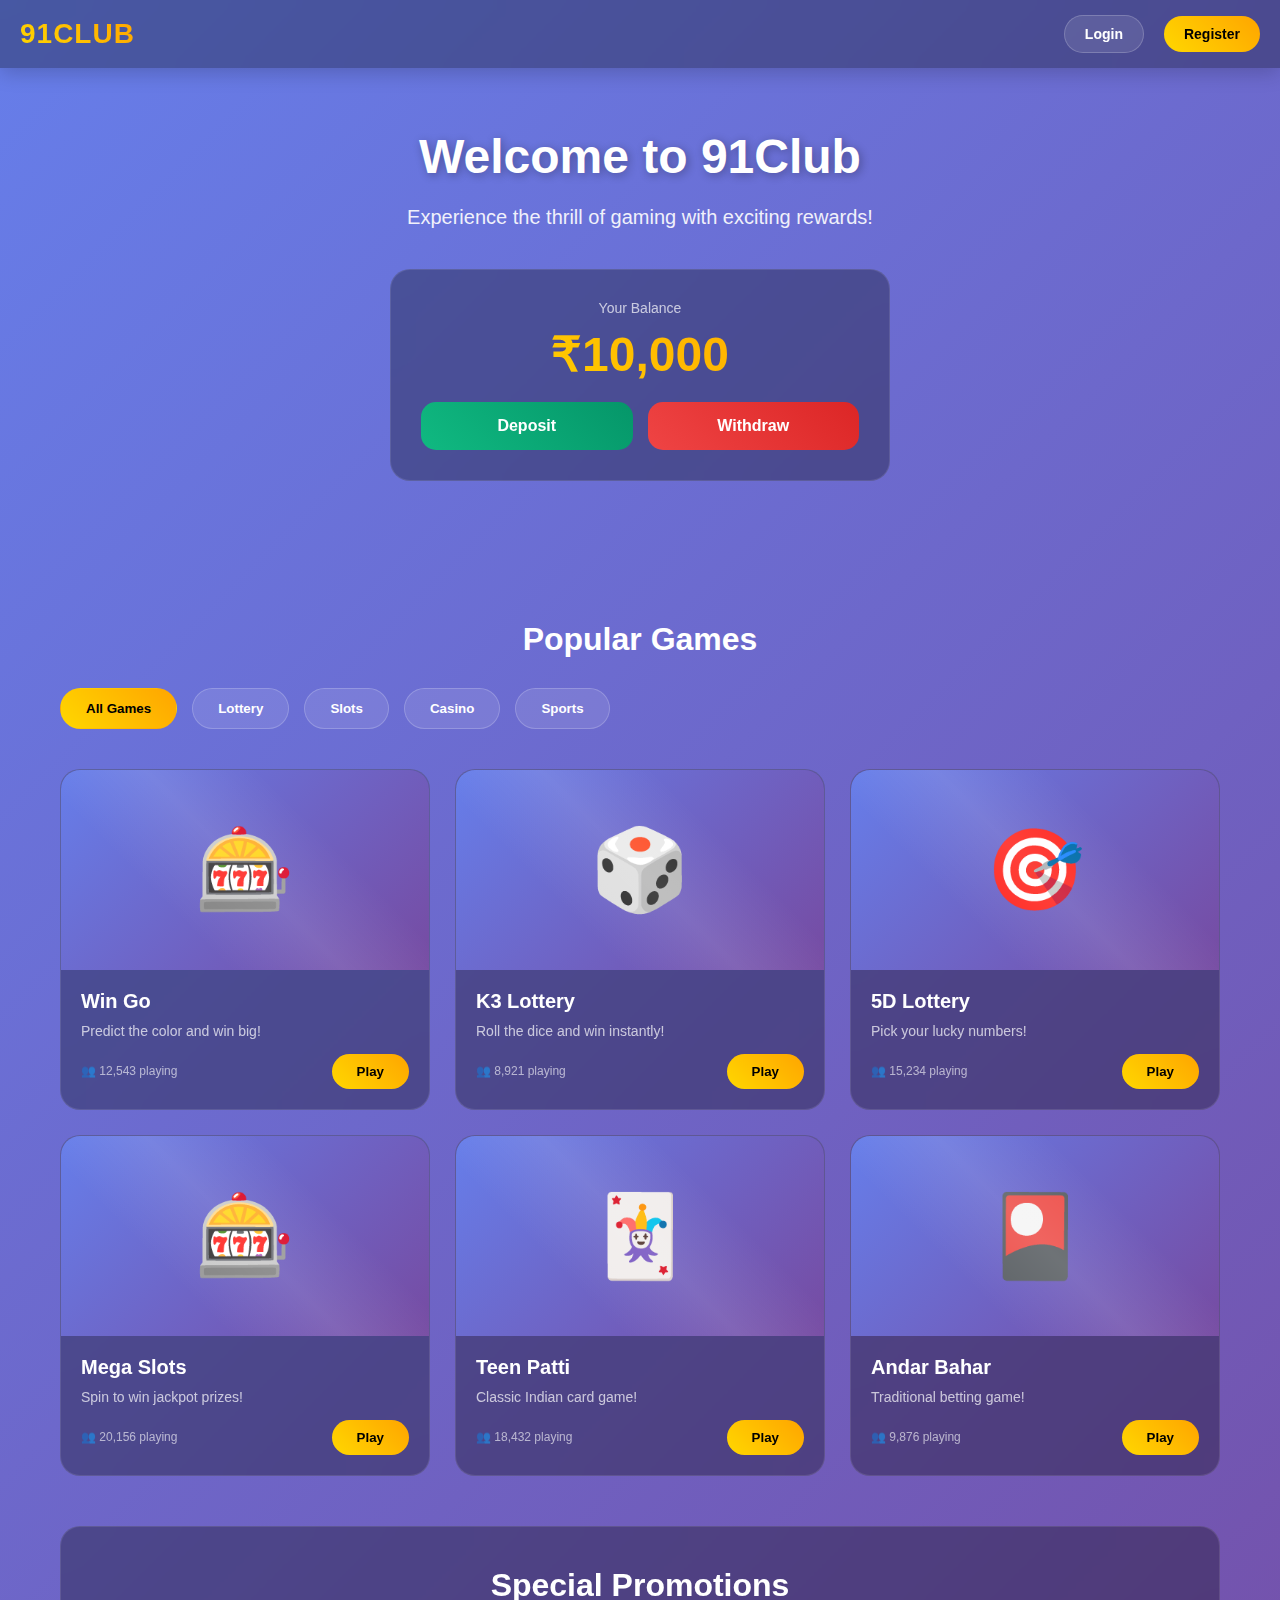
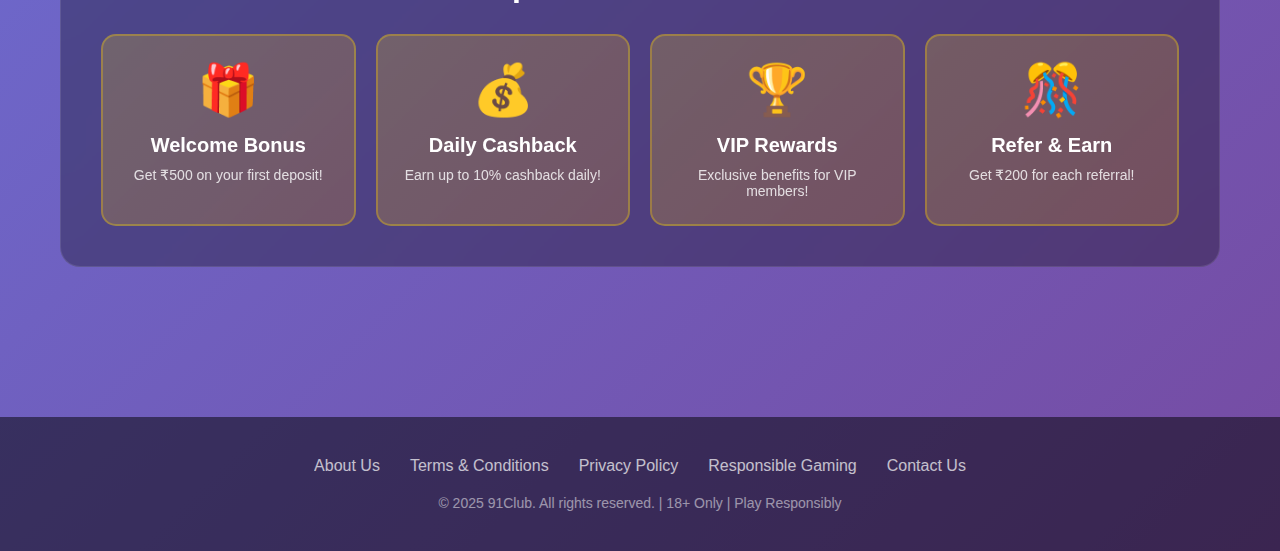
<file: 91club-design.html>
<!DOCTYPE html>
<html lang="en">
<head>
    <meta charset="UTF-8">
    <meta name="viewport" content="width=device-width, initial-scale=1.0">
    <title>91Club - Gaming Platform</title>
    <style>
        * {
            margin: 0;
            padding: 0;
            box-sizing: border-box;
        }

        body {
            font-family: -apple-system, BlinkMacSystemFont, 'Segoe UI', Roboto, Oxygen, Ubuntu, Cantarell, sans-serif;
            background: linear-gradient(135deg, #667eea 0%, #764ba2 100%);
            min-height: 100vh;
            color: #fff;
        }

        /* Header */
        .header {
            background: rgba(0, 0, 0, 0.3);
            backdrop-filter: blur(10px);
            padding: 15px 20px;
            display: flex;
            justify-content: space-between;
            align-items: center;
            position: sticky;
            top: 0;
            z-index: 1000;
            box-shadow: 0 4px 20px rgba(0, 0, 0, 0.2);
        }

        .logo {
            font-size: 28px;
            font-weight: 800;
            background: linear-gradient(45deg, #FFD700, #FFA500);
            -webkit-background-clip: text;
            -webkit-text-fill-color: transparent;
            background-clip: text;
            letter-spacing: 1px;
        }

        .nav-menu {
            display: flex;
            gap: 20px;
            align-items: center;
        }

        .nav-btn {
            background: rgba(255, 255, 255, 0.1);
            border: 1px solid rgba(255, 255, 255, 0.2);
            color: #fff;
            padding: 10px 20px;
            border-radius: 25px;
            cursor: pointer;
            font-weight: 600;
            transition: all 0.3s ease;
            font-size: 14px;
        }

        .nav-btn:hover {
            background: rgba(255, 255, 255, 0.2);
            transform: translateY(-2px);
        }

        .nav-btn.primary {
            background: linear-gradient(45deg, #FFD700, #FFA500);
            color: #000;
            border: none;
        }

        .nav-btn.primary:hover {
            box-shadow: 0 5px 20px rgba(255, 215, 0, 0.4);
        }

        /* Hero Section */
        .hero {
            text-align: center;
            padding: 60px 20px;
            max-width: 1200px;
            margin: 0 auto;
        }

        .hero-title {
            font-size: 48px;
            font-weight: 900;
            margin-bottom: 20px;
            text-shadow: 2px 2px 10px rgba(0, 0, 0, 0.3);
            line-height: 1.2;
        }

        .hero-subtitle {
            font-size: 20px;
            opacity: 0.9;
            margin-bottom: 40px;
            font-weight: 300;
        }

        .balance-card {
            background: rgba(0, 0, 0, 0.3);
            backdrop-filter: blur(10px);
            border-radius: 20px;
            padding: 30px;
            max-width: 500px;
            margin: 0 auto 40px;
            border: 1px solid rgba(255, 255, 255, 0.1);
        }

        .balance-label {
            font-size: 14px;
            opacity: 0.7;
            margin-bottom: 10px;
        }

        .balance-amount {
            font-size: 48px;
            font-weight: 900;
            background: linear-gradient(45deg, #FFD700, #FFA500);
            -webkit-background-clip: text;
            -webkit-text-fill-color: transparent;
            background-clip: text;
            margin-bottom: 20px;
        }

        .balance-actions {
            display: flex;
            gap: 15px;
            justify-content: center;
        }

        .action-btn {
            flex: 1;
            padding: 15px 30px;
            border: none;
            border-radius: 15px;
            font-weight: 700;
            font-size: 16px;
            cursor: pointer;
            transition: all 0.3s ease;
        }

        .action-btn.deposit {
            background: linear-gradient(45deg, #10b981, #059669);
            color: #fff;
        }

        .action-btn.withdraw {
            background: linear-gradient(45deg, #ef4444, #dc2626);
            color: #fff;
        }

        .action-btn:hover {
            transform: translateY(-3px);
            box-shadow: 0 10px 30px rgba(0, 0, 0, 0.3);
        }

        /* Games Section */
        .games-section {
            max-width: 1200px;
            margin: 0 auto;
            padding: 40px 20px;
        }

        .section-title {
            font-size: 32px;
            font-weight: 800;
            margin-bottom: 30px;
            text-align: center;
        }

        .games-grid {
            display: grid;
            grid-template-columns: repeat(auto-fit, minmax(280px, 1fr));
            gap: 25px;
            margin-bottom: 50px;
        }

        .game-card {
            background: rgba(0, 0, 0, 0.3);
            backdrop-filter: blur(10px);
            border-radius: 20px;
            overflow: hidden;
            cursor: pointer;
            transition: all 0.3s ease;
            border: 1px solid rgba(255, 255, 255, 0.1);
            position: relative;
        }

        .game-card:hover {
            transform: translateY(-10px);
            box-shadow: 0 15px 40px rgba(0, 0, 0, 0.4);
            border-color: rgba(255, 215, 0, 0.5);
        }

        .game-image {
            width: 100%;
            height: 200px;
            background: linear-gradient(135deg, #667eea 0%, #764ba2 100%);
            display: flex;
            align-items: center;
            justify-content: center;
            font-size: 80px;
            position: relative;
            overflow: hidden;
        }

        .game-image::before {
            content: '';
            position: absolute;
            top: 0;
            left: 0;
            right: 0;
            bottom: 0;
            background: linear-gradient(45deg, transparent 30%, rgba(255, 255, 255, 0.1) 50%, transparent 70%);
            animation: shimmer 3s infinite;
        }

        @keyframes shimmer {
            0% { transform: translateX(-100%); }
            100% { transform: translateX(100%); }
        }

        .game-info {
            padding: 20px;
        }

        .game-title {
            font-size: 20px;
            font-weight: 700;
            margin-bottom: 10px;
        }

        .game-description {
            font-size: 14px;
            opacity: 0.7;
            margin-bottom: 15px;
        }

        .game-stats {
            display: flex;
            justify-content: space-between;
            align-items: center;
        }

        .game-players {
            font-size: 12px;
            opacity: 0.6;
        }

        .play-btn {
            background: linear-gradient(45deg, #FFD700, #FFA500);
            color: #000;
            border: none;
            padding: 10px 25px;
            border-radius: 20px;
            font-weight: 700;
            cursor: pointer;
            transition: all 0.3s ease;
        }

        .play-btn:hover {
            box-shadow: 0 5px 20px rgba(255, 215, 0, 0.5);
            transform: scale(1.05);
        }

        /* Categories */
        .categories {
            display: flex;
            gap: 15px;
            margin-bottom: 30px;
            overflow-x: auto;
            padding-bottom: 10px;
        }

        .category-btn {
            background: rgba(255, 255, 255, 0.1);
            border: 1px solid rgba(255, 255, 255, 0.2);
            color: #fff;
            padding: 12px 25px;
            border-radius: 25px;
            cursor: pointer;
            font-weight: 600;
            white-space: nowrap;
            transition: all 0.3s ease;
        }

        .category-btn:hover,
        .category-btn.active {
            background: linear-gradient(45deg, #FFD700, #FFA500);
            color: #000;
            border-color: transparent;
        }

        /* Promotions */
        .promotions {
            background: rgba(0, 0, 0, 0.3);
            backdrop-filter: blur(10px);
            border-radius: 20px;
            padding: 40px;
            margin-bottom: 50px;
            border: 1px solid rgba(255, 255, 255, 0.1);
        }

        .promo-grid {
            display: grid;
            grid-template-columns: repeat(auto-fit, minmax(250px, 1fr));
            gap: 20px;
            margin-top: 30px;
        }

        .promo-card {
            background: linear-gradient(135deg, rgba(255, 215, 0, 0.2), rgba(255, 165, 0, 0.2));
            border-radius: 15px;
            padding: 25px;
            text-align: center;
            border: 2px solid rgba(255, 215, 0, 0.3);
            transition: all 0.3s ease;
        }

        .promo-card:hover {
            transform: scale(1.05);
            border-color: rgba(255, 215, 0, 0.6);
        }

        .promo-icon {
            font-size: 50px;
            margin-bottom: 15px;
        }

        .promo-title {
            font-size: 20px;
            font-weight: 700;
            margin-bottom: 10px;
        }

        .promo-description {
            font-size: 14px;
            opacity: 0.8;
        }

        /* Footer */
        .footer {
            background: rgba(0, 0, 0, 0.5);
            padding: 40px 20px;
            text-align: center;
            margin-top: 60px;
        }

        .footer-links {
            display: flex;
            justify-content: center;
            gap: 30px;
            margin-bottom: 20px;
            flex-wrap: wrap;
        }

        .footer-link {
            color: #fff;
            text-decoration: none;
            opacity: 0.7;
            transition: opacity 0.3s ease;
        }

        .footer-link:hover {
            opacity: 1;
        }

        .footer-text {
            opacity: 0.5;
            font-size: 14px;
        }

        /* Responsive */
        @media (max-width: 768px) {
            .hero-title {
                font-size: 32px;
            }

            .hero-subtitle {
                font-size: 16px;
            }

            .balance-amount {
                font-size: 36px;
            }

            .games-grid {
                grid-template-columns: 1fr;
            }

            .nav-menu {
                gap: 10px;
            }

            .nav-btn {
                padding: 8px 15px;
                font-size: 12px;
            }

            .balance-actions {
                flex-direction: column;
            }
        }

        /* Animations */
        @keyframes fadeIn {
            from {
                opacity: 0;
                transform: translateY(20px);
            }
            to {
                opacity: 1;
                transform: translateY(0);
            }
        }

        .game-card {
            animation: fadeIn 0.5s ease forwards;
        }

        .game-card:nth-child(1) { animation-delay: 0.1s; }
        .game-card:nth-child(2) { animation-delay: 0.2s; }
        .game-card:nth-child(3) { animation-delay: 0.3s; }
        .game-card:nth-child(4) { animation-delay: 0.4s; }
        .game-card:nth-child(5) { animation-delay: 0.5s; }
        .game-card:nth-child(6) { animation-delay: 0.6s; }

        /* Modal */
        .modal {
            display: none;
            position: fixed;
            top: 0;
            left: 0;
            right: 0;
            bottom: 0;
            background: rgba(0, 0, 0, 0.8);
            backdrop-filter: blur(5px);
            z-index: 2000;
            align-items: center;
            justify-content: center;
        }

        .modal.active {
            display: flex;
        }

        .modal-content {
            background: linear-gradient(135deg, #667eea 0%, #764ba2 100%);
            border-radius: 20px;
            padding: 40px;
            max-width: 500px;
            width: 90%;
            position: relative;
            animation: slideUp 0.3s ease;
        }

        @keyframes slideUp {
            from {
                transform: translateY(50px);
                opacity: 0;
            }
            to {
                transform: translateY(0);
                opacity: 1;
            }
        }

        .modal-close {
            position: absolute;
            top: 15px;
            right: 15px;
            background: rgba(255, 255, 255, 0.2);
            border: none;
            color: #fff;
            width: 35px;
            height: 35px;
            border-radius: 50%;
            cursor: pointer;
            font-size: 20px;
            transition: all 0.3s ease;
        }

        .modal-close:hover {
            background: rgba(255, 255, 255, 0.3);
            transform: rotate(90deg);
        }

        .modal-title {
            font-size: 28px;
            font-weight: 800;
            margin-bottom: 20px;
        }

        .modal-input {
            width: 100%;
            padding: 15px;
            border: 2px solid rgba(255, 255, 255, 0.3);
            border-radius: 10px;
            background: rgba(255, 255, 255, 0.1);
            color: #fff;
            font-size: 16px;
            margin-bottom: 20px;
        }

        .modal-input::placeholder {
            color: rgba(255, 255, 255, 0.5);
        }

        .modal-btn {
            width: 100%;
            padding: 15px;
            background: linear-gradient(45deg, #FFD700, #FFA500);
            border: none;
            border-radius: 10px;
            color: #000;
            font-weight: 700;
            font-size: 16px;
            cursor: pointer;
            transition: all 0.3s ease;
        }

        .modal-btn:hover {
            box-shadow: 0 10px 30px rgba(255, 215, 0, 0.5);
            transform: translateY(-2px);
        }
    </style>
</head>
<body>
    <!-- Header -->
    <header class="header">
        <div class="logo">91CLUB</div>
        <nav class="nav-menu">
            <button class="nav-btn" onclick="showModal('login')">Login</button>
            <button class="nav-btn primary" onclick="showModal('register')">Register</button>
        </nav>
    </header>

    <!-- Hero Section -->
    <section class="hero">
        <h1 class="hero-title">Welcome to 91Club</h1>
        <p class="hero-subtitle">Experience the thrill of gaming with exciting rewards!</p>
        
        <div class="balance-card">
            <div class="balance-label">Your Balance</div>
            <div class="balance-amount">₹10,000</div>
            <div class="balance-actions">
                <button class="action-btn deposit" onclick="showModal('deposit')">Deposit</button>
                <button class="action-btn withdraw" onclick="showModal('withdraw')">Withdraw</button>
            </div>
        </div>
    </section>

    <!-- Games Section -->
    <section class="games-section">
        <h2 class="section-title">Popular Games</h2>
        
        <div class="categories">
            <button class="category-btn active" onclick="filterGames('all')">All Games</button>
            <button class="category-btn" onclick="filterGames('lottery')">Lottery</button>
            <button class="category-btn" onclick="filterGames('slots')">Slots</button>
            <button class="category-btn" onclick="filterGames('casino')">Casino</button>
            <button class="category-btn" onclick="filterGames('sports')">Sports</button>
        </div>

        <div class="games-grid" id="gamesGrid">
            <div class="game-card" data-category="lottery">
                <div class="game-image">🎰</div>
                <div class="game-info">
                    <div class="game-title">Win Go</div>
                    <div class="game-description">Predict the color and win big!</div>
                    <div class="game-stats">
                        <span class="game-players">👥 12,543 playing</span>
                        <button class="play-btn" onclick="playGame('Win Go')">Play</button>
                    </div>
                </div>
            </div>

            <div class="game-card" data-category="lottery">
                <div class="game-image">🎲</div>
                <div class="game-info">
                    <div class="game-title">K3 Lottery</div>
                    <div class="game-description">Roll the dice and win instantly!</div>
                    <div class="game-stats">
                        <span class="game-players">👥 8,921 playing</span>
                        <button class="play-btn" onclick="playGame('K3 Lottery')">Play</button>
                    </div>
                </div>
            </div>

            <div class="game-card" data-category="lottery">
                <div class="game-image">🎯</div>
                <div class="game-info">
                    <div class="game-title">5D Lottery</div>
                    <div class="game-description">Pick your lucky numbers!</div>
                    <div class="game-stats">
                        <span class="game-players">👥 15,234 playing</span>
                        <button class="play-btn" onclick="playGame('5D Lottery')">Play</button>
                    </div>
                </div>
            </div>

            <div class="game-card" data-category="slots">
                <div class="game-image">🎰</div>
                <div class="game-info">
                    <div class="game-title">Mega Slots</div>
                    <div class="game-description">Spin to win jackpot prizes!</div>
                    <div class="game-stats">
                        <span class="game-players">👥 20,156 playing</span>
                        <button class="play-btn" onclick="playGame('Mega Slots')">Play</button>
                    </div>
                </div>
            </div>

            <div class="game-card" data-category="casino">
                <div class="game-image">🃏</div>
                <div class="game-info">
                    <div class="game-title">Teen Patti</div>
                    <div class="game-description">Classic Indian card game!</div>
                    <div class="game-stats">
                        <span class="game-players">👥 18,432 playing</span>
                        <button class="play-btn" onclick="playGame('Teen Patti')">Play</button>
                    </div>
                </div>
            </div>

            <div class="game-card" data-category="casino">
                <div class="game-image">🎴</div>
                <div class="game-info">
                    <div class="game-title">Andar Bahar</div>
                    <div class="game-description">Traditional betting game!</div>
                    <div class="game-stats">
                        <span class="game-players">👥 9,876 playing</span>
                        <button class="play-btn" onclick="playGame('Andar Bahar')">Play</button>
                    </div>
                </div>
            </div>
        </div>

        <!-- Promotions -->
        <div class="promotions">
            <h2 class="section-title">Special Promotions</h2>
            <div class="promo-grid">
                <div class="promo-card">
                    <div class="promo-icon">🎁</div>
                    <div class="promo-title">Welcome Bonus</div>
                    <div class="promo-description">Get ₹500 on your first deposit!</div>
                </div>
                <div class="promo-card">
                    <div class="promo-icon">💰</div>
                    <div class="promo-title">Daily Cashback</div>
                    <div class="promo-description">Earn up to 10% cashback daily!</div>
                </div>
                <div class="promo-card">
                    <div class="promo-icon">🏆</div>
                    <div class="promo-title">VIP Rewards</div>
                    <div class="promo-description">Exclusive benefits for VIP members!</div>
                </div>
                <div class="promo-card">
                    <div class="promo-icon">🎊</div>
                    <div class="promo-title">Refer & Earn</div>
                    <div class="promo-description">Get ₹200 for each referral!</div>
                </div>
            </div>
        </div>
    </section>

    <!-- Footer -->
    <footer class="footer">
        <div class="footer-links">
            <a href="#" class="footer-link">About Us</a>
            <a href="#" class="footer-link">Terms & Conditions</a>
            <a href="#" class="footer-link">Privacy Policy</a>
            <a href="#" class="footer-link">Responsible Gaming</a>
            <a href="#" class="footer-link">Contact Us</a>
        </div>
        <p class="footer-text">© 2025 91Club. All rights reserved. | 18+ Only | Play Responsibly</p>
    </footer>

    <!-- Modal -->
    <div class="modal" id="modal">
        <div class="modal-content">
            <button class="modal-close" onclick="closeModal()">×</button>
            <h2 class="modal-title" id="modalTitle">Login</h2>
            <div id="modalBody"></div>
        </div>
    </div>

    <script>
        // Modal Functions
        function showModal(type) {
            const modal = document.getElementById('modal');
            const modalTitle = document.getElementById('modalTitle');
            const modalBody = document.getElementById('modalBody');
            
            let title = '';
            let content = '';
            
            switch(type) {
                case 'login':
                    title = 'Login to 91Club';
                    content = `
                        <input type="text" class="modal-input" placeholder="Phone Number" />
                        <input type="password" class="modal-input" placeholder="Password" />
                        <button class="modal-btn" onclick="handleLogin()">Login</button>
                    `;
                    break;
                case 'register':
                    title = 'Register on 91Club';
                    content = `
                        <input type="text" class="modal-input" placeholder="Phone Number" />
                        <input type="password" class="modal-input" placeholder="Password" />
                        <input type="text" class="modal-input" placeholder="Referral Code (Optional)" />
                        <button class="modal-btn" onclick="handleRegister()">Register</button>
                    `;
                    break;
                case 'deposit':
                    title = 'Deposit Funds';
                    content = `
                        <input type="number" class="modal-input" placeholder="Enter Amount (₹)" />
                        <button class="modal-btn" onclick="handleDeposit()">Proceed to Payment</button>
                    `;
                    break;
                case 'withdraw':
                    title = 'Withdraw Funds';
                    content = `
                        <input type="number" class="modal-input" placeholder="Enter Amount (₹)" />
                        <input type="text" class="modal-input" placeholder="Bank Account Number" />
                        <input type="text" class="modal-input" placeholder="IFSC Code" />
                        <button class="modal-btn" onclick="handleWithdraw()">Withdraw</button>
                    `;
                    break;
            }
            
            modalTitle.textContent = title;
            modalBody.innerHTML = content;
            modal.classList.add('active');
        }

        function closeModal() {
            const modal = document.getElementById('modal');
            modal.classList.remove('active');
        }

        // Game Functions
        function playGame(gameName) {
            alert(`Starting ${gameName}... This is a demo. Actual game functionality would be implemented here.`);
        }

        function filterGames(category) {
            const cards = document.querySelectorAll('.game-card');
            const buttons = document.querySelectorAll('.category-btn');
            
            buttons.forEach(btn => btn.classList.remove('active'));
            event.target.classList.add('active');
            
            cards.forEach(card => {
                if (category === 'all' || card.dataset.category === category) {
                    card.style.display = 'block';
                } else {
                    card.style.display = 'none';
                }
            });
        }

        // Action Handlers
        function handleLogin() {
            alert('Login functionality would be implemented with backend API');
            closeModal();
        }

        function handleRegister() {
            alert('Registration functionality would be implemented with backend API');
            closeModal();
        }

        function handleDeposit() {
            alert('Payment gateway integration would be implemented here');
            closeModal();
        }

        function handleWithdraw() {
            alert('Withdrawal request would be processed through backend');
            closeModal();
        }

        // Close modal on outside click
        document.getElementById('modal').addEventListener('click', function(e) {
            if (e.target === this) {
                closeModal();
            }
        });
    </script>
</body>
</html>
</file>
